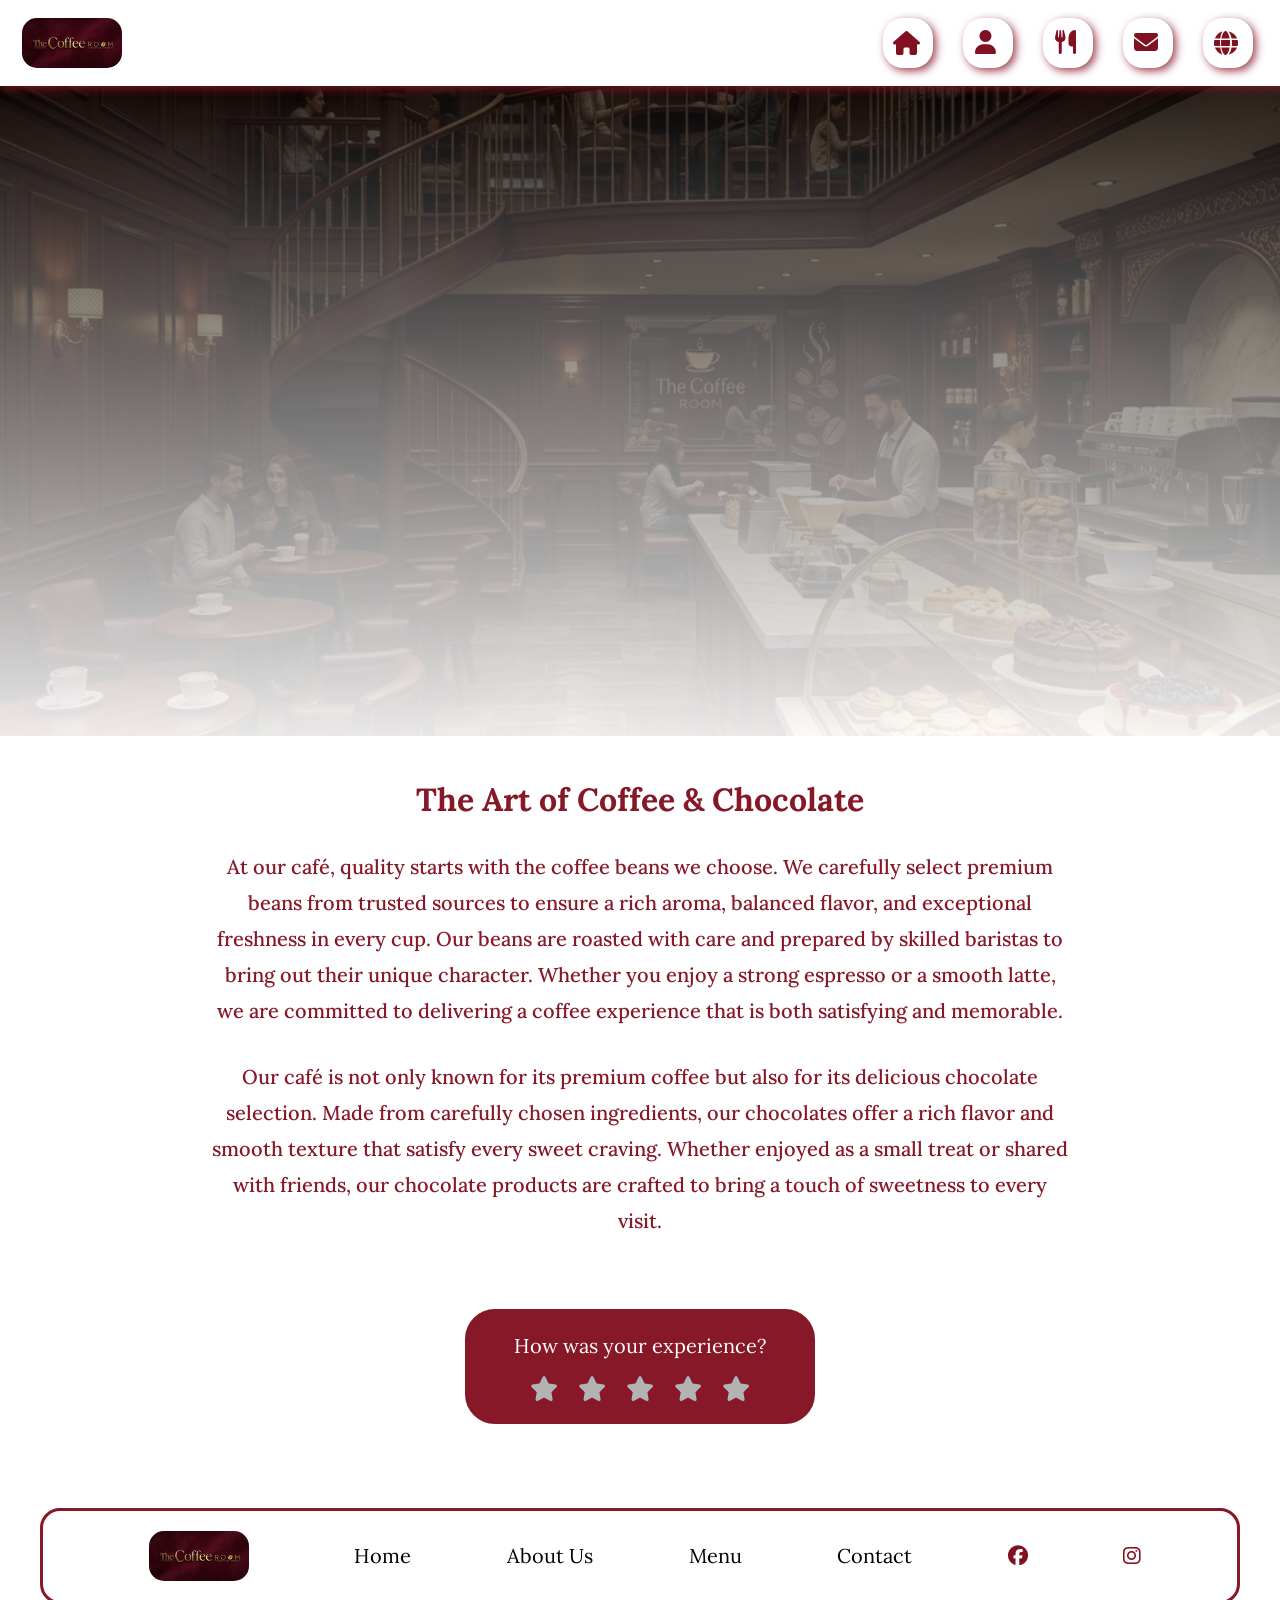
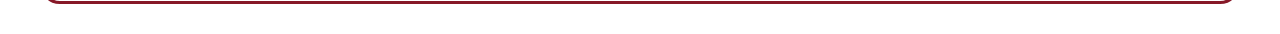
<file: index.html>
<!DOCTYPE html>
<html lang="en" dir="ltr">
<head>
    <meta charset="UTF-8">
  <meta name="viewport" content="width=device-width, initial-scale=1.0">
    <title>The Coffee Room</title>
    <link href="https://cdn.jsdelivr.net/npm/bootstrap@5.3.8/dist/css/bootstrap.min.css" rel="stylesheet" integrity="sha384-sRIl4kxILFvY47J16cr9ZwB07vP4J8+LH7qKQnuqkuIAvNWLzeN8tE5YBujZqJLB" crossorigin="anonymous">
    <link rel="stylesheet" href="assets/css/style.css">
    <link rel="stylesheet" href="https://cdnjs.cloudflare.com/ajax/libs/font-awesome/6.7.2/css/all.min.css">
    <link rel="preconnect" href="https://fonts.googleapis.com">
<link rel="preconnect" href="https://fonts.gstatic.com" crossorigin>
<link href="https://fonts.googleapis.com/css2?family=Lora:ital,wght@0,400..700;1,400..700&display=swap" rel="stylesheet">
</head>
<body id="#">
    <nav class="navbar navbar-expand-lg" >
  <div class="container-fluid" >
   <img src="assets/img/logo.jpg" alt="logo" class="logo">
   <button class="navbar-toggler" type="button" data-bs-toggle="collapse" data-bs-target="#navbarNavAltMarkup" aria-controls="navbarNavAltMarkup" aria-expanded="false" aria-label="Toggle navigation">
      <span class="navbar-toggler-icon"></span>
    </button>
    <div class="collapse navbar-collapse justify-content-end" id="navbarNavAltMarkup">
      <div class="navbar-nav">
        <a class="nav-link active" aria-current="page" href="index.html" target="_self"><i class="fa-solid fa-house fa-xl" style="color: #811120;"></i><span >Home</span></a>
        <a class="nav-link" href="about page.html"  target="_self"><i class="fa-solid fa-user fa-lg" style="color: #811120;"></i><span >About Us</span></a>
        <a class="nav-link" href="menu page.html" target="_self"><i class="fa-solid fa-utensils fa-lg" style="color:  #811120;"></i><span >Menu</span></a>
        <a class="nav-link" href="contact page.html"  target="_self"><i class="fa-solid fa-envelope fa-lg" style="color:  #811120;"></i><span >Contact</span></a>
          <a class="nav-link" href="index-ar.html" target="_self"><i class="fa-solid fa-globe" style="color: #811120;"></i><span >Arabic</span></a>
      </div>
    </div>
  </div>
</nav>
<div class="cafe">
<video autoplay muted loop playsinline>
    <source src="assets/img/فيديو_استعراض_الكافيه_والمشروبات_94d68c1a.mp4" type="video/mp4">
</video>
</div>
  <div class="row featurette">
      <h2 class="text-center heading">The Art of Coffee & Chocolate</h2>
      <p class="text-center paragraph">At our café, quality starts with the coffee beans we choose. We carefully select premium beans from trusted sources to ensure a rich aroma, balanced flavor, and exceptional freshness in every cup. Our beans are roasted with care and prepared by skilled baristas to bring out their unique character. Whether you enjoy a strong espresso or a smooth latte, we are committed to delivering a coffee experience that is both satisfying and memorable.</p>
      <p class="text-center paragraph">Our café is not only known for its premium coffee but also for its delicious chocolate selection. Made from carefully chosen ingredients, our chocolates offer a rich flavor and smooth texture that satisfy every sweet craving. Whether enjoyed as a small treat or shared with friends, our chocolate products are crafted to bring a touch of sweetness to every visit.</p>
    </div>
  </div>
    <div class="reviews">
    <p class="word">How was your experience?</p>
    <div class="stars">
    <i class="fa-solid fa-star" ></i>
    <i class="fa-solid fa-star" ></i>
    <i class="fa-solid fa-star"></i>
    <i class="fa-solid fa-star" ></i>
    <i class="fa-solid fa-star" ></i>
</div>
  </div> 
  <br>
  
  <footer class="container">
    <div class="style">
      <img src="assets/img/logo.jpg" alt="logo" class="logo">
     <a class="nav-link active footer " aria-current="page"  href="index.html" target="_self">Home</a>
        <a class="nav-link footer" href="about page.html"  target="_self">About Us</a>
        <a class="nav-link footer" href="menu page.html" target="_self">Menu</a>
        <a class="nav-link footer" href="contact page.html" target="_self">Contact</a>
        <a class="nav-link footer" href="#"><i class="fa-brands fa-facebook" style="color: #811120;"></i></a>
        <a class="nav-link footer" href="#"><i class="fa-brands fa-instagram" style="color: #811120;"></i></a>
      </div>
  </footer> 
  <button class="myBtn" onclick="topFunction()" id="myBtn" title="Go to top"><i class="fa-solid fa-chevron-up" ></i></button></a>
  <script src="https://cdn.jsdelivr.net/npm/bootstrap@5.3.3/dist/js/bootstrap.bundle.min.js"></script>
      <script src="assets/js/script.js" defer></script>
</body>
</html>
</file>
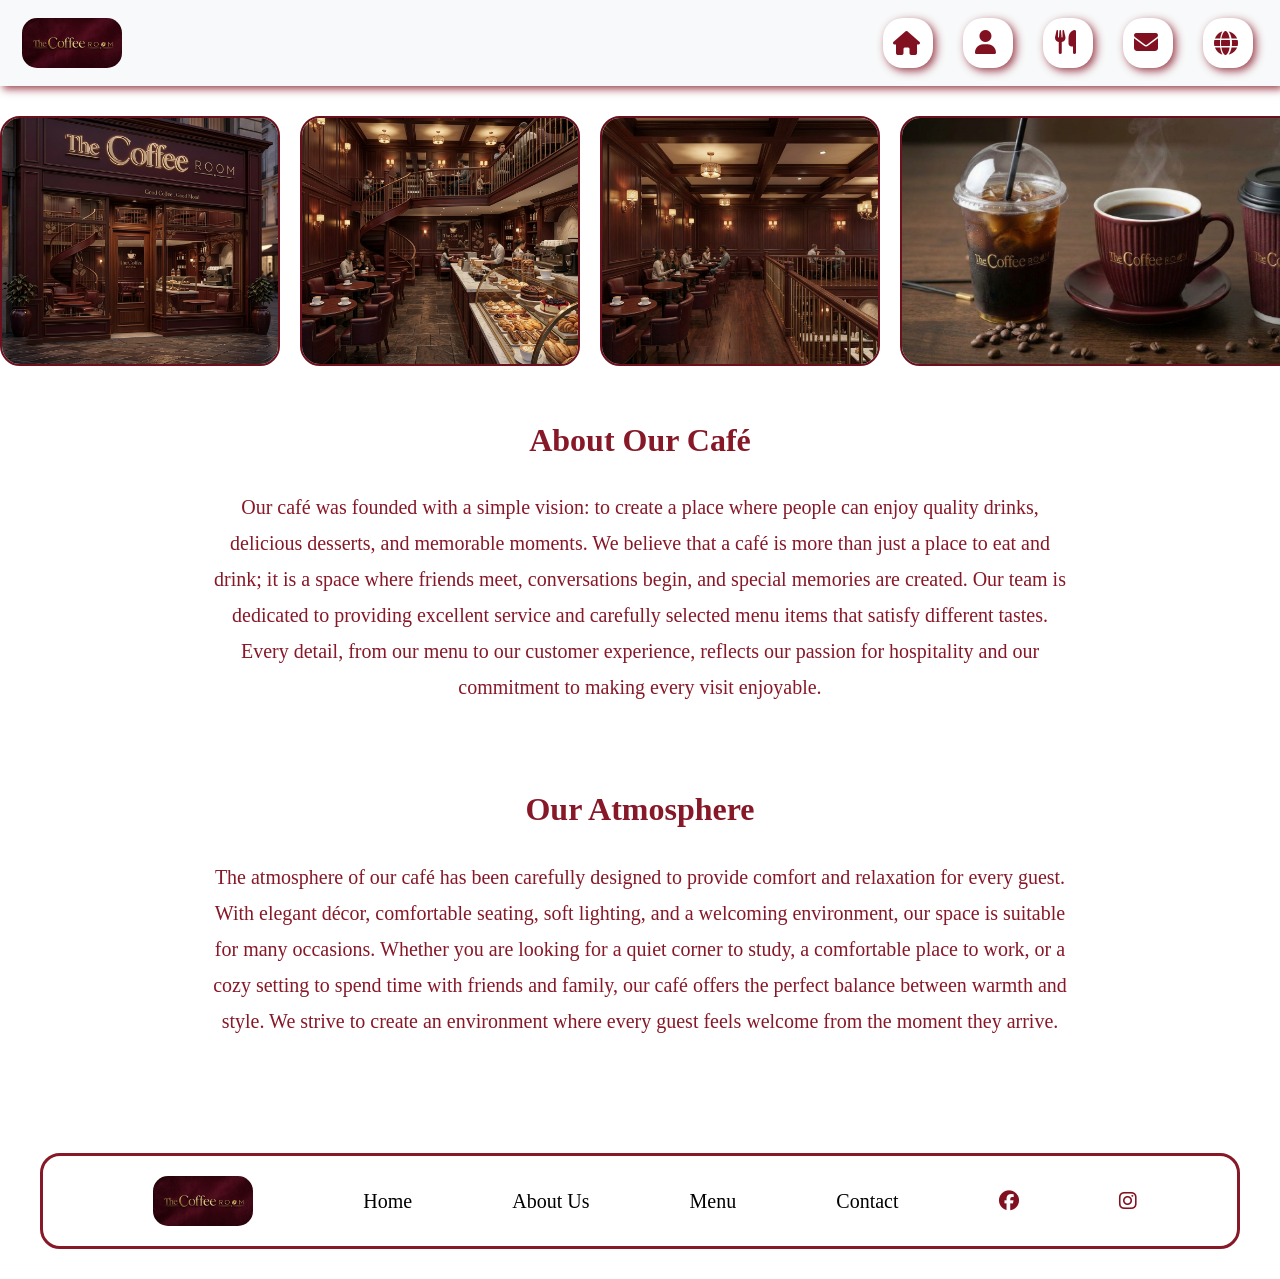
<file: about page.html>
<!DOCTYPE html>
<html lang="en" dir="ltr">
<head>
    <meta charset="UTF-8">
    <meta name="viewport" content="width=device-width, initial-scale=1.0">
    <title>The Coffee Room</title>
    <link href="https://cdn.jsdelivr.net/npm/bootstrap@5.3.8/dist/css/bootstrap.min.css" rel="stylesheet" integrity="sha384-sRIl4kxILFvY47J16cr9ZwB07vP4J8+LH7qKQnuqkuIAvNWLzeN8tE5YBujZqJLB" crossorigin="anonymous">
    <link rel="stylesheet" href="assets/css/style.css">
    <link rel="stylesheet" href="https://cdnjs.cloudflare.com/ajax/libs/font-awesome/6.7.2/css/all.min.css">
</head>
<body id="#">
        <nav class="navbar navbar-expand-lg bg-body-tertiary">
  <div class="container-fluid">
 <img src="assets/img/logo.jpg" alt="logo" class="logo">
  <button class="navbar-toggler" type="button" data-bs-toggle="collapse" data-bs-target="#navbarNavAltMarkup" aria-controls="navbarNavAltMarkup" aria-expanded="false" aria-label="Toggle navigation">
      <span class="navbar-toggler-icon"></span>
    </button>
    <div class="collapse navbar-collapse justify-content-end" id="navbarNavAltMarkup">
      <div class="navbar-nav">
         <a class="nav-link active" aria-current="page" href="index.html"target="_self"><i class="fa-solid fa-house fa-xl" style="color: #811120;"></i><span >Home</span></a>
        <a class="nav-link" href="about page.html"  target="_self"><i class="fa-solid fa-user fa-lg" style="color: #811120;"></i><span >About Us</span></a>
        <a class="nav-link" href="menu page.html" target="_self"><i class="fa-solid fa-utensils fa-lg" style="color:  #811120;"></i><span >Menu</span></a>
        <a class="nav-link" href="contact page.html"  target="_self"><i class="fa-solid fa-envelope fa-lg" style="color:  #811120;"></i><span>Contact</span></a>
          <a class="nav-link" href="about-ar.html"  target="_self"><i class="fa-solid fa-globe" style="color: #811120;"></i><span >Arabic</span></a>
      </div>
    </div>
  </div>
</nav>
<section class="about-gallery">
    <div class="image-track">
        <img src="assets/img/Front of the Café.jpg" alt="Coffee">
        <img src="assets/img/place 1.jpg" alt="Coffee">
        <img src="assets/img/place 2.jpg" alt="Coffee">
        <img src="assets/img/hot&icede drinks.jpg" alt="Coffee" class="wide-img">
        <img src="assets/img/menu book.jpg" alt="Coffee"  class="wide-img">
        <img src="assets/img/Front of the Café.jpg" alt="Coffee">
        <img src="assets/img/place 1.jpg" alt="Coffee">
        <img src="assets/img/place 2.jpg" alt="Coffee">
        <img src="assets/img/hot&icede drinks.jpg" alt="Coffee"  style="width: 500px;
    height: 250px;">
        <img src="assets/img/menu book.jpg" alt="Coffee"  style="width: 500px;
    height: 250px;">
    </div>
</section>
     <div class="row featurette">
      <h2 class="text-center heading">About Our Café</h2>
      <p class="text-center paragraph">Our café was founded with a simple vision: to create a place where people can enjoy quality drinks, delicious desserts, and memorable moments. We believe that a café is more than just a place to eat and drink; it is a space where friends meet, conversations begin, and special memories are created. Our team is dedicated to providing excellent service and carefully selected menu items that satisfy different tastes. Every detail, from our menu to our customer experience, reflects our passion for hospitality and our commitment to making every visit enjoyable.</p>
    </div>
  </div>
     <div class="row featurette">
      <h2 class="text-center heading">Our Atmosphere</h2>
      <p class="text-center paragraph">The atmosphere of our café has been carefully designed to provide comfort and relaxation for every guest. With elegant décor, comfortable seating, soft lighting, and a welcoming environment, our space is suitable for many occasions. Whether you are looking for a quiet corner to study, a comfortable place to work, or a cozy setting to spend time with friends and family, our café offers the perfect balance between warmth and style. We strive to create an environment where every guest feels welcome from the moment they arrive.</p>
    </div>
  </div>
  <br>
 
<footer class="container">
    <div class="style">
      <img src="assets/img/logo.jpg" alt="logo" class="logo">
     <a class="nav-link active footer " aria-current="page"  href="index.html" target="_self">Home</a>
        <a class="nav-link footer" href="about page.html"  target="_self">About Us</a>
        <a class="nav-link footer" href="menu page.html" target="_self">Menu</a>
        <a class="nav-link footer" href="contact page.html"  target="_self">Contact</a>
        <a class="nav-link footer" href="#"><i class="fa-brands fa-facebook" style="color: #811120;"></i></a>
        <a class="nav-link footer" href="#"><i class="fa-brands fa-instagram" style="color: #811120;"></i></a>
      </div>
  </footer>
   <button class="myBtn" onclick="topFunction()" id="myBtn" title="Go to top"><i class="fa-solid fa-chevron-up" ></i></button>
      <script src="https://cdn.jsdelivr.net/npm/bootstrap@5.3.3/dist/js/bootstrap.bundle.min.js"></script>
   <script src="assets/js/script.js"></script>

</body>
</html>
</file>
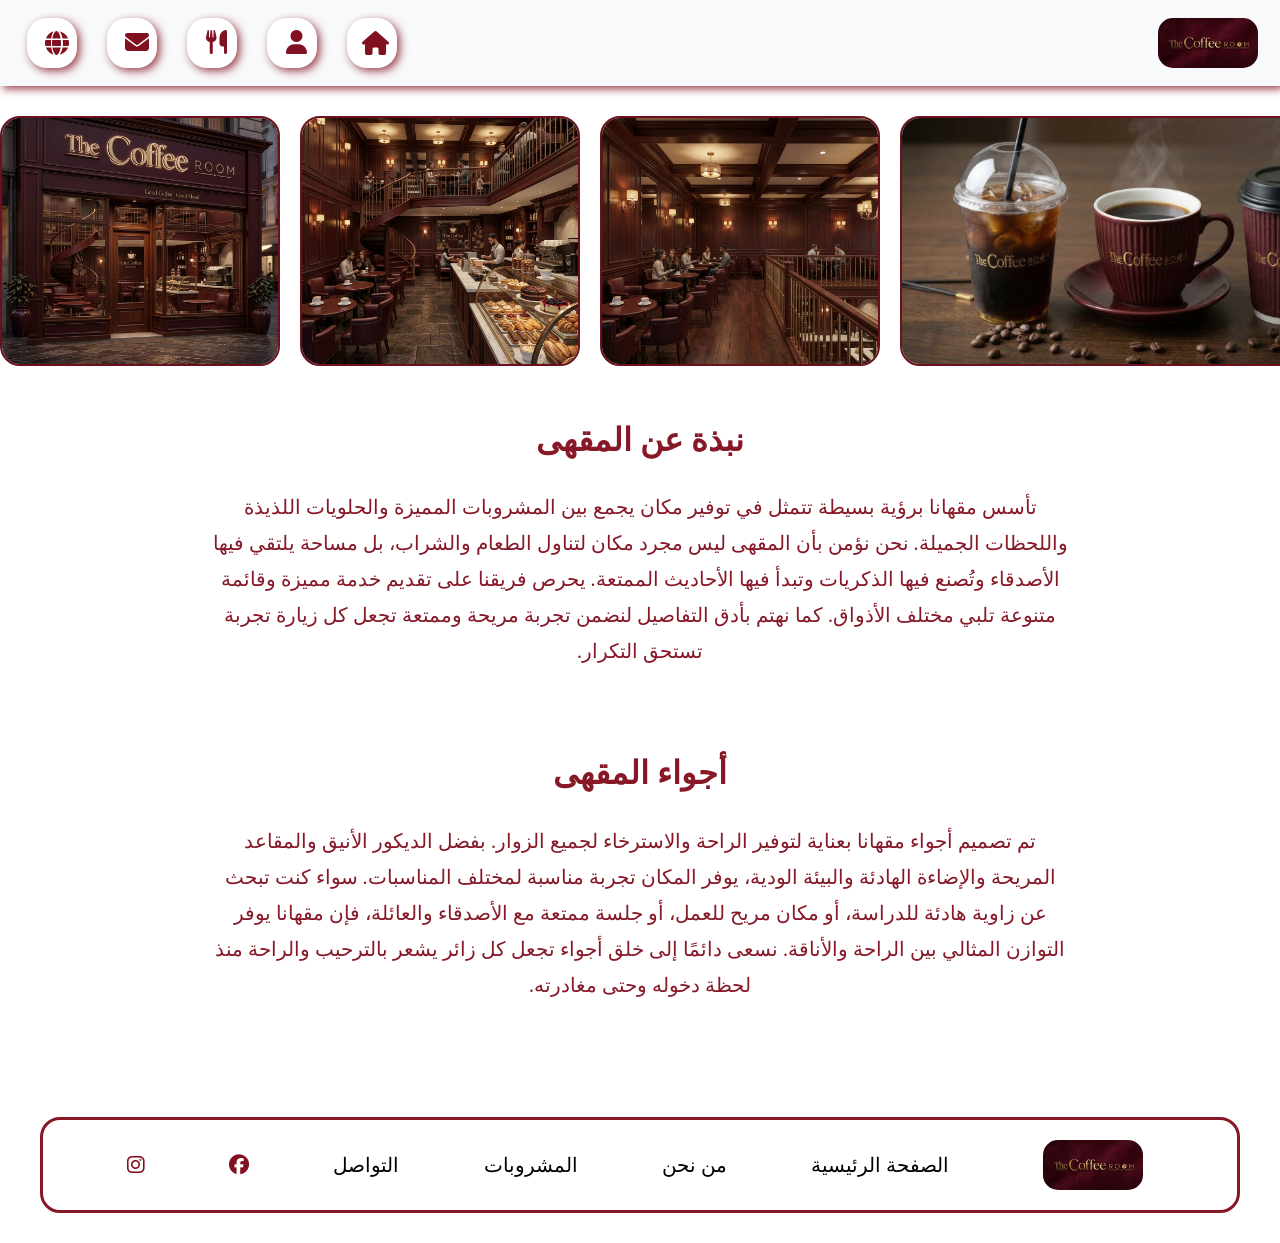
<file: about-ar.html>
<!DOCTYPE html>
<html lang="ar" dir="rtl">
<head>
    <meta charset="UTF-8">
    <meta name="viewport" content="width=device-width, initial-scale=1.0">
    <title>The Coffee Room</title>
    <link href="https://cdn.jsdelivr.net/npm/bootstrap@5.3.8/dist/css/bootstrap.min.css" rel="stylesheet" integrity="sha384-sRIl4kxILFvY47J16cr9ZwB07vP4J8+LH7qKQnuqkuIAvNWLzeN8tE5YBujZqJLB" crossorigin="anonymous">
    <link rel="stylesheet" href="assets/css/style.css">
    <link rel="stylesheet" href="https://cdnjs.cloudflare.com/ajax/libs/font-awesome/6.7.2/css/all.min.css">
</head>
<body id="#">
       <nav class="navbar navbar-expand-lg bg-body-tertiary">
  <div class="container-fluid">
  <img src="assets/img/logo.jpg" alt="logo" class="logo">
   <button class="navbar-toggler" type="button" data-bs-toggle="collapse" data-bs-target="#navbarNavAltMarkup" aria-controls="navbarNavAltMarkup" aria-expanded="false" aria-label="Toggle navigation">
      <span class="navbar-toggler-icon"></span>
    </button>
    <div class="collapse navbar-collapse justify-content-end" id="navbarNavAltMarkup">
      <div class="navbar-nav">
         <a class="nav-link active "  aria-current="page" href="index-ar.html"  target="_self"><i class="fa-solid fa-house fa-xl" style="color: #811120;"></i><span>الصفحة الرئيسية</span></a>
        <a class="nav-link" href="about-ar.html"  target="_self"><i class="fa-solid fa-user fa-lg" style="color: #811120;"></i><span  >من نحن</span></a>
        <a class="nav-link" href="menu-ar.html"  target="_self"><i class="fa-solid fa-utensils fa-lg" style="color: #811120;"></i><span >المشروبات</span></a>
        <a class="nav-link" href="contact-ar.html" target="_self"><i class="fa-solid fa-envelope fa-lg" style="color: #811120;"></i><span >التواصل</span></a>
         <a class="nav-link" href="about page.html"  target="_self"><i class="fa-solid fa-globe" style="color: #811120;"></i><span >English</span></a>
      </div>
    </div>
  </div>
</nav>
<section class="about-gallery">
    <div class="image-track">
        <img src="assets/img/Front of the Café.jpg" alt="Coffee">
        <img src="assets/img/place 1.jpg" alt="Coffee">
        <img src="assets/img/place 2.jpg" alt="Coffee">
        <img src="assets/img/hot&icede drinks.jpg" alt="Coffee" class="wide-img">
        <img src="assets/img/menu book.jpg" alt="Coffee"  class="wide-img">
        <img src="assets/img/Front of the Café.jpg" alt="Coffee">
        <img src="assets/img/place 1.jpg" alt="Coffee">
        <img src="assets/img/place 2.jpg" alt="Coffee">
        <img src="assets/img/hot&icede drinks.jpg" alt="Coffee"  style="width: 500px;
    height: 250px;">
        <img src="assets/img/menu book.jpg" alt="Coffee"  style="width: 500px;
    height: 250px;">
    </div>
</section>
     <div class="row featurette">
      <h2 class="text-center heading">نبذة عن المقهى</h2>
      <p class="text-center paragraph">تأسس مقهانا برؤية بسيطة تتمثل في توفير مكان يجمع بين المشروبات المميزة والحلويات اللذيذة واللحظات الجميلة. نحن نؤمن بأن المقهى ليس مجرد مكان لتناول الطعام والشراب، بل مساحة يلتقي فيها الأصدقاء وتُصنع فيها الذكريات وتبدأ فيها الأحاديث الممتعة. يحرص فريقنا على تقديم خدمة مميزة وقائمة متنوعة تلبي مختلف الأذواق. كما نهتم بأدق التفاصيل لنضمن تجربة مريحة وممتعة تجعل كل زيارة تجربة تستحق التكرار.</p>
  </div>
     <div class="row featurette">
      <h2 class="text-center heading">أجواء المقهى</h2>
      <p class="text-center paragraph">تم تصميم أجواء مقهانا بعناية لتوفير الراحة والاسترخاء لجميع الزوار. بفضل الديكور الأنيق والمقاعد المريحة والإضاءة الهادئة والبيئة الودية، يوفر المكان تجربة مناسبة لمختلف المناسبات. سواء كنت تبحث عن زاوية هادئة للدراسة، أو مكان مريح للعمل، أو جلسة ممتعة مع الأصدقاء والعائلة، فإن مقهانا يوفر التوازن المثالي بين الراحة والأناقة. نسعى دائمًا إلى خلق أجواء تجعل كل زائر يشعر بالترحيب والراحة منذ لحظة دخوله وحتى مغادرته.</p>
  </div>
  <br>
  
  <footer class="container ">
    <div class="style">
      <img src="assets/img/logo.jpg" alt="logo" class="logo">
     <a class="nav-link active footer " aria-current="page"  href="index-ar.html" target="_self">الصفحة  الرئيسية</a>
        <a class="nav-link footer" href="about-ar.html"  target="_self">من نحن</a>
        <a class="nav-link footer" href="menu-ar.html"target="_self">المشروبات</a>
        <a class="nav-link footer" href="contact-ar.html" target="_self">التواصل</a>
        <a class="nav-link footer" href="#"><i class="fa-brands fa-facebook" style="color: #811120;"></i></a>
        <a class="nav-link footer" href="#"><i class="fa-brands fa-instagram" style="color: #811120;"></i></a>
      </div>
  </footer>
  <button class="myBtn" onclick="topFunction()" id="myBtn" title="Go to top"><i class="fa-solid fa-chevron-up" ></i></button></a>
  <script src="https://cdn.jsdelivr.net/npm/bootstrap@5.3.3/dist/js/bootstrap.bundle.min.js"></script>
  <script src="assets/js/script.js"></script>
</body>
</html>
</file>
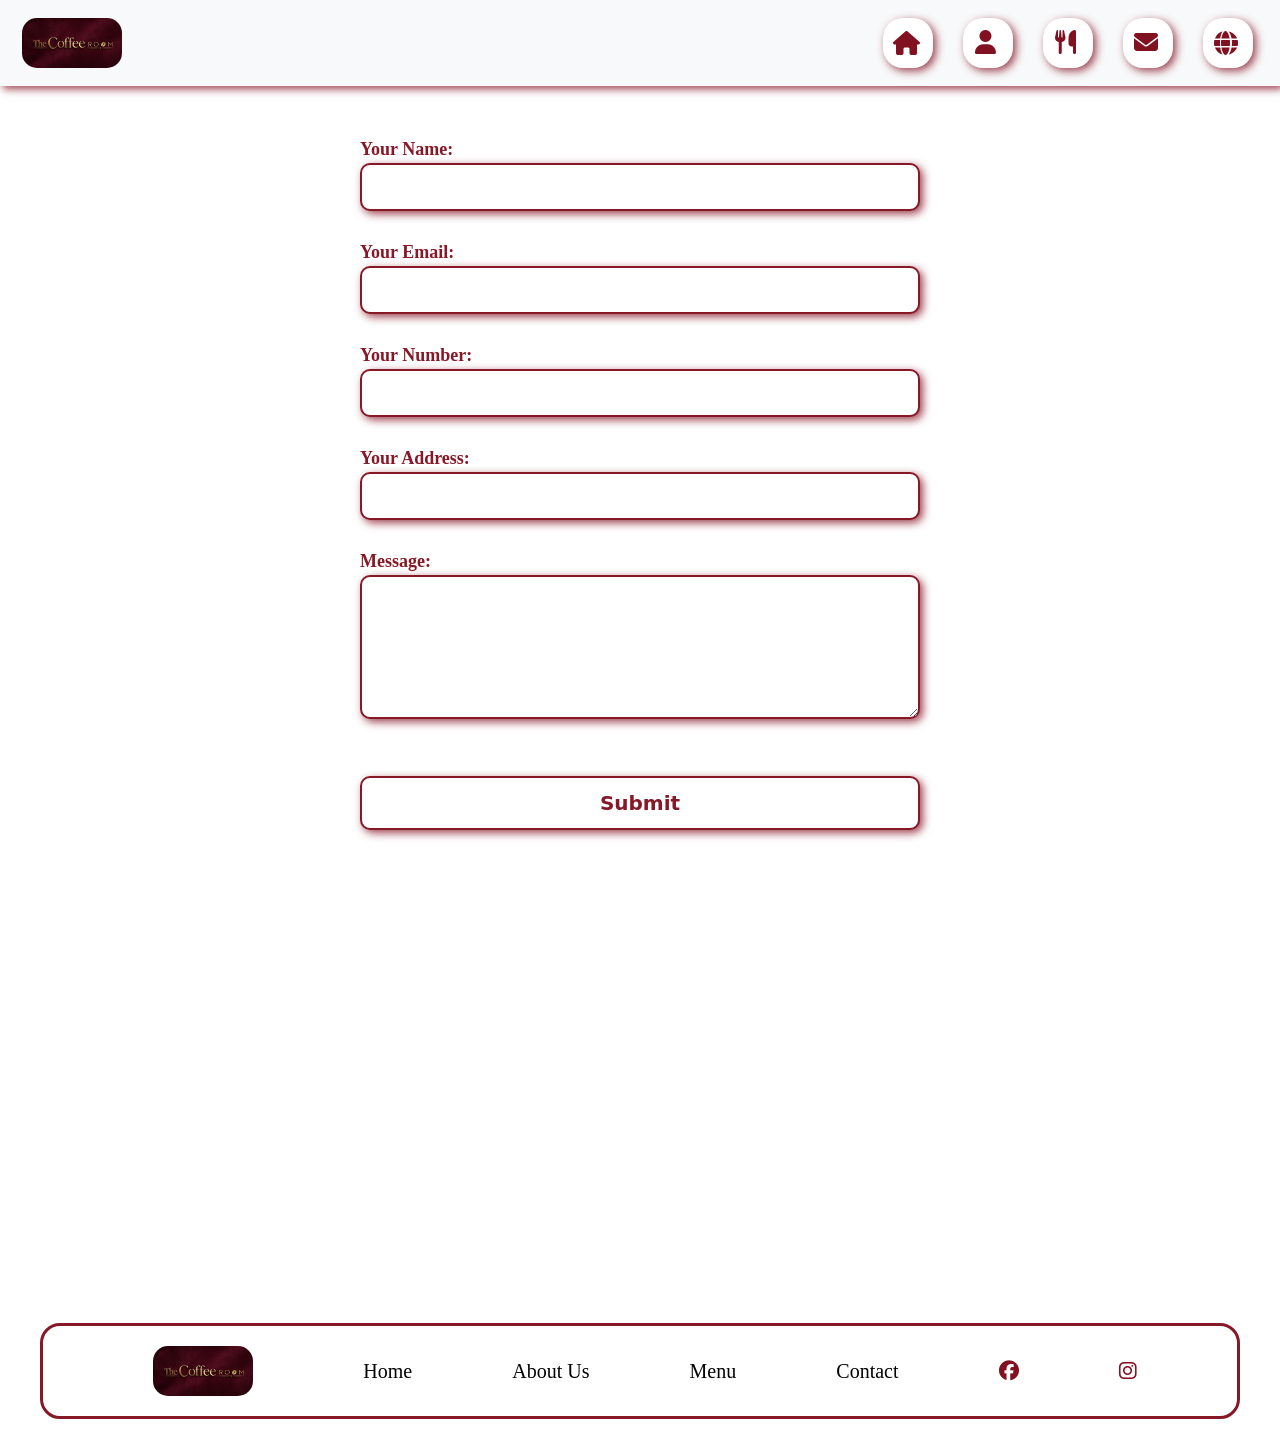
<file: contact page.html>
<!DOCTYPE html>
<html lang="en" dir="ltr">
<head>
    <meta charset="UTF-8">
    <meta name="viewport" content="width=device-width, initial-scale=1.0">
    <title>The Coffee Room</title>
    <link href="https://cdn.jsdelivr.net/npm/bootstrap@5.3.8/dist/css/bootstrap.min.css" rel="stylesheet" integrity="sha384-sRIl4kxILFvY47J16cr9ZwB07vP4J8+LH7qKQnuqkuIAvNWLzeN8tE5YBujZqJLB" crossorigin="anonymous">
    <link rel="stylesheet" href="assets/css/style.css">
    <link rel="stylesheet" href="https://cdnjs.cloudflare.com/ajax/libs/font-awesome/6.7.2/css/all.min.css">
</head>
<body id="#">
    <nav class="navbar navbar-expand-lg bg-body-tertiary">
  <div class="container-fluid">
  <img src="assets/img/logo.jpg" alt="logo" class="logo">
   <button class="navbar-toggler" type="button" data-bs-toggle="collapse" data-bs-target="#navbarNavAltMarkup" aria-controls="navbarNavAltMarkup" aria-expanded="false" aria-label="Toggle navigation">
      <span class="navbar-toggler-icon"></span>
    </button>
      <div class="collapse navbar-collapse justify-content-end" id="navbarNavAltMarkup">
      <div class="navbar-nav">
         <a class="nav-link active" aria-current="page" href="index.html" target="_self"><i class="fa-solid fa-house fa-xl" style="color: #811120;"></i><span >Home</span></a>
        <a class="nav-link" href="about page.html"  target="_self"><i class="fa-solid fa-user fa-lg" style="color: #811120;"></i><span >About Us</span></a>
        <a class="nav-link" href="menu page.html" target="_self"><i class="fa-solid fa-utensils fa-lg" style="color:  #811120;"></i><span >Menu</span></a>
        <a class="nav-link" href="contact page.html"  target="_self"><i class="fa-solid fa-envelope fa-lg" style="color:  #811120;"></i><span >Contact</span></a>
          <a class="nav-link" href="contact-ar.html"  target="_self"><i class="fa-solid fa-globe" style="color: #811120;"></i><span >Arabic</span></a>
      </div>
    </div>
  </div>
</nav>
<div class="contact" id="input">
<label> Your Name:</label>
<input type="text" name="name" class="name" required>
<span class="error-message"></span>
<span class="coract-massage"></span>
<label>Your Email:</label>
<input type="email"  name="email" class="email" required>
<span  class="error-message"></span>
<span class="coract-massage"></span>
<label>Your Number:</label>
<input type="tel"  name="number" class="number" required>
<span  class="error-message"></span>
<span class="coract-massage"></span>
<label>Your Address:</label>
<input type="text"  name="address" class="address" required>
<span  class="error-message"></span>
<span class="coract-massage"></span>
<label>Message:</label>
<textarea name="message"  class="message" rows="5" cols="40" required></textarea>
<span  class="error-message"></span>
<span class="coract-massage"></span>
<br>
<button value="Submit" class="submit">Submit</button>
<br>
<iframe src="https://www.google.com/maps/embed?pb=!1m10!1m8!1m3!1d737.9192851985406!2d28.990879687682913!3d41.03167938610195!3m2!1i1024!2i768!4f13.1!5e1!3m2!1sar!2str!4v1784396703362!5m2!1sar!2str" width="600" height="450" style="border:0;" allowfullscreen="" loading="lazy" referrerpolicy="strict-origin-when-cross-origin"></iframe>
</div>
<br>
<footer class="container">
    <div class="style">
      <img src="assets/img/logo.jpg" alt="logo" class="logo">
     <a class="nav-link active footer " aria-current="page"  href="index.html"target="_self">Home</a>
        <a class="nav-link footer" href="about page.html"  target="_self">About Us</a>
        <a class="nav-link footer" href="menu page.html" target="_self">Menu</a>
        <a class="nav-link footer" href="contact page.html" target="_self">Contact</a>
        <a class="nav-link footer" href="#"><i class="fa-brands fa-facebook" style="color: #811120;"></i></a>
        <a class="nav-link footer" href="#"><i class="fa-brands fa-instagram" style="color: #811120;"></i></a>
      </div>
  </footer>
   <button class="myBtn" onclick="topFunction()" id="myBtn" title="Go to top"><i class="fa-solid fa-chevron-up" ></i></button>
   <script src="https://code.jquery.com/jquery-3.7.1.min.js"></script>
  <script src="https://cdn.jsdelivr.net/npm/bootstrap@5.3.3/dist/js/bootstrap.bundle.min.js"></script>
   <script src="assets/js/script.js"></script>
</body>
</html>
</file>
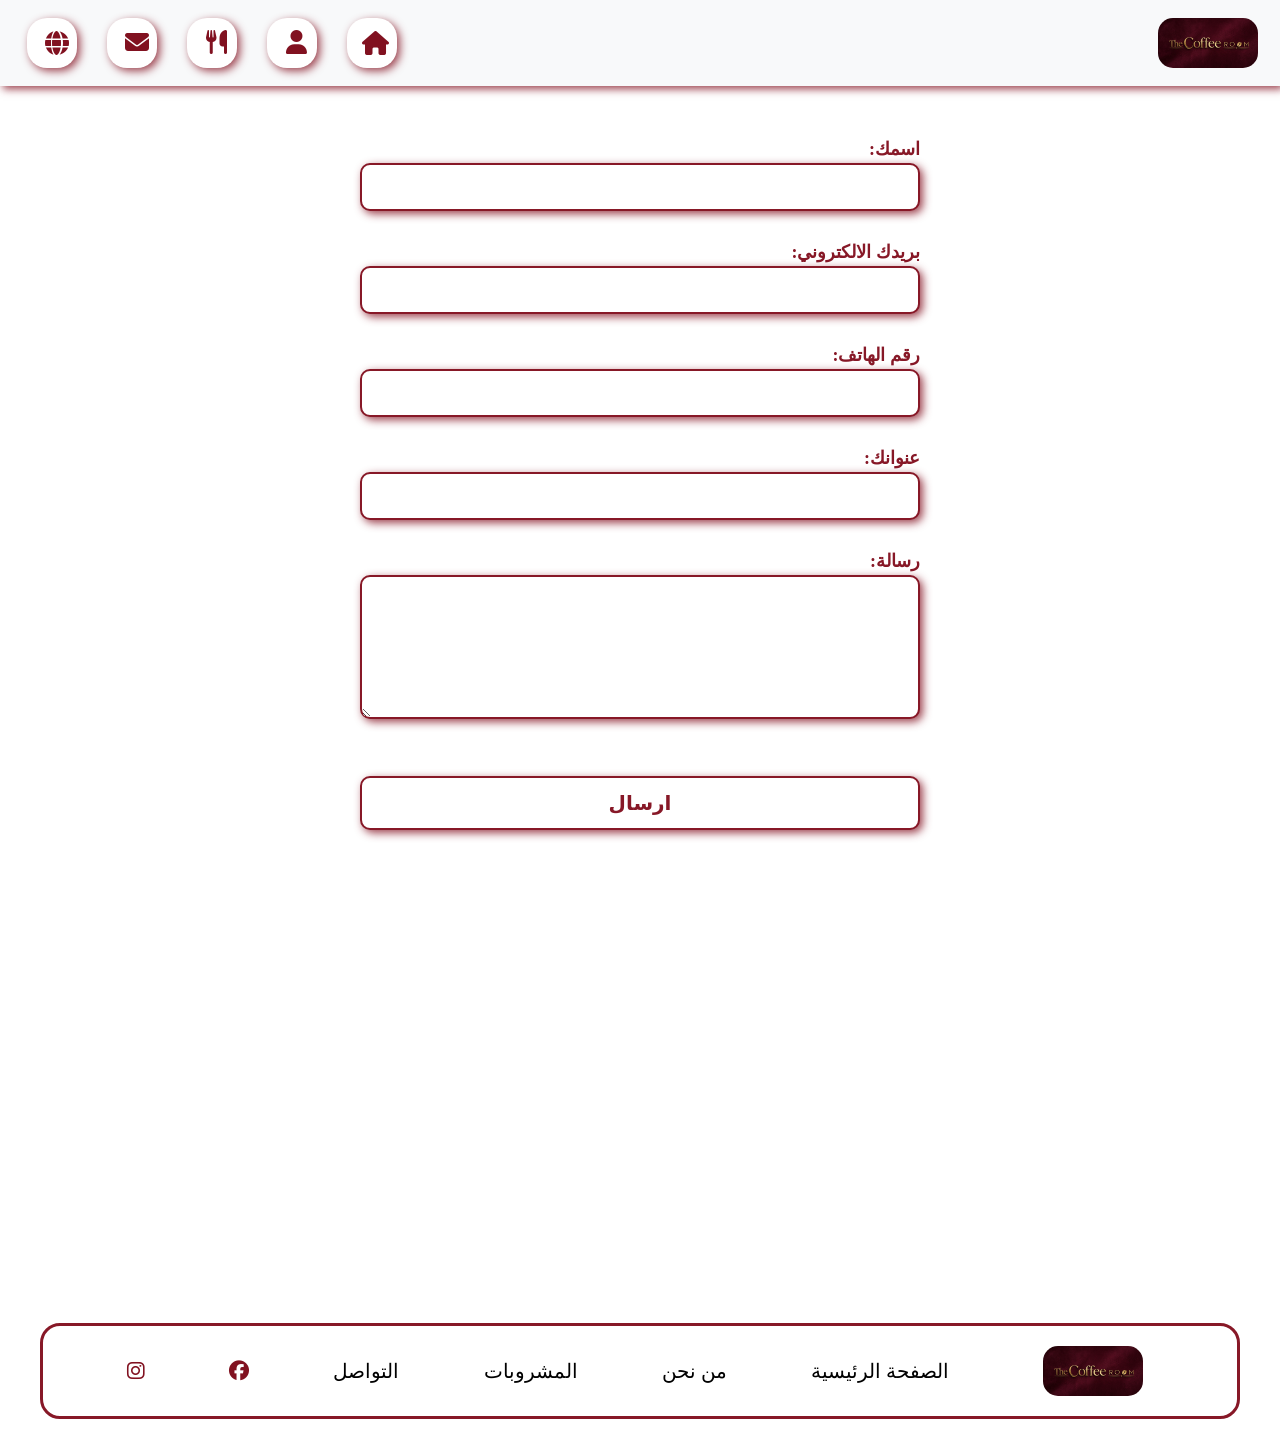
<file: contact-ar.html>
<!DOCTYPE html>
<html lang="ar" dir="rtl">
<head>
    <meta charset="UTF-8">
    <meta name="viewport" content="width=device-width, initial-scale=1.0">
    <title>The Coffee Room</title>
    <link href="https://cdn.jsdelivr.net/npm/bootstrap@5.3.8/dist/css/bootstrap.min.css" rel="stylesheet" integrity="sha384-sRIl4kxILFvY47J16cr9ZwB07vP4J8+LH7qKQnuqkuIAvNWLzeN8tE5YBujZqJLB" crossorigin="anonymous">
    <link rel="stylesheet" href="assets/css/style.css">
    <link rel="stylesheet" href="https://cdnjs.cloudflare.com/ajax/libs/font-awesome/6.7.2/css/all.min.css">
</head>
<body id="#">
    <nav class="navbar navbar-expand-lg bg-body-tertiary">
  <div class="container-fluid">
   <img src="assets/img/logo.jpg" alt="logo" class="logo">
    <button class="navbar-toggler" type="button" data-bs-toggle="collapse" data-bs-target="#navbarNavAltMarkup" aria-controls="navbarNavAltMarkup" aria-expanded="false" aria-label="Toggle navigation">
      <span class="navbar-toggler-icon"></span>
    </button>
      <div class="collapse navbar-collapse justify-content-end" id="navbarNavAltMarkup">
      <div class="navbar-nav">
      <a class="nav-link active "  aria-current="page" href="index-ar.html"  target="_self"><i class="fa-solid fa-house fa-xl" style="color: #811120;"></i><span>الصفحة الرئيسية</span></a>
        <a class="nav-link" href="about-ar.html"  target="_self"><i class="fa-solid fa-user fa-lg" style="color: #811120;"></i><span  >من نحن</span></a>
        <a class="nav-link" href="menu-ar.html"  target="_self"><i class="fa-solid fa-utensils fa-lg" style="color: #811120;"></i><span >المشروبات</span></a>
        <a class="nav-link" href="contact-ar.html" target="_self"><i class="fa-solid fa-envelope fa-lg" style="color: #811120;"></i><span  >التواصل</span></a>
         <a class="nav-link" href="contact page.html"  target="_self"><i class="fa-solid fa-globe" style="color: #811120;"></i><span  >English</span></a>
      </div>
    </div>
  </div>
</nav>
<div class="contact">
<label> اسمك:</label>
<input type="text" name="name" class="name" required>
<span  class="error-message"></span>
<span class="coract-massage"></span>
<label>بريدك الالكتروني:</label>
<input type="email"  name="email" class="email" required>
<span  class="error-message"></span>
<span class="coract-massage"></span>
<label>رقم الهاتف:</label>
<input type="tel"  name="number" class="number" required>
<span  class="error-message"></span>
<span class="coract-massage"></span>
<label>عنوانك:</label>
<input type="text"  name="address" class="address" required>
<span  class="error-message"></span>
<span class="coract-massage"></span>
<label>رسالة:</label>
<textarea name="message"  class="message" rows="5" cols="40" required></textarea>
<span  class="error-message"></span>
<span class="coract-massage"></span>
<br>
<button value="Submit" class="submit">ارسال</button>
<br>
<iframe src="https://www.google.com/maps/embed?pb=!1m10!1m8!1m3!1d737.9192851985406!2d28.990879687682913!3d41.03167938610195!3m2!1i1024!2i768!4f13.1!5e1!3m2!1sar!2str!4v1784396703362!5m2!1sar!2str" width="600" height="450" style="border:0;" allowfullscreen="" loading="lazy" referrerpolicy="strict-origin-when-cross-origin"></iframe>
</div>
<br>

<footer class="container">
    <div class="style">
      <img src="assets/img/logo.jpg" alt="logo" class="logo">
     <a class="nav-link active footer " aria-current="page"  href="index-ar.html" target="_self">الصفحة الرئيسية</a>
        <a class="nav-link footer" href="about-ar.html"  target="_self">من نحن</a>
        <a class="nav-link footer" href="menu-ar.html" target="_self">المشروبات</a>
        <a class="nav-link footer" href="contact-ar.html"  target="_self">التواصل</a>
        <a class="nav-link footer" href="#"><i class="fa-brands fa-facebook" style="color: #811120;"></i></a>
        <a class="nav-link footer" href="#"><i class="fa-brands fa-instagram" style="color: #811120;"></i></a>
      </div>
  </footer>
  <button class="myBtn" onclick="topFunction()" id="myBtn" title="Go to top"><i class="fa-solid fa-chevron-up" ></i></button>
   <script src="https://code.jquery.com/jquery-3.7.1.min.js"></script>
  <script src="https://cdn.jsdelivr.net/npm/bootstrap@5.3.3/dist/js/bootstrap.bundle.min.js"></script>
   <script src="assets/js/script.js"></script>
</body>
</html>
</file>
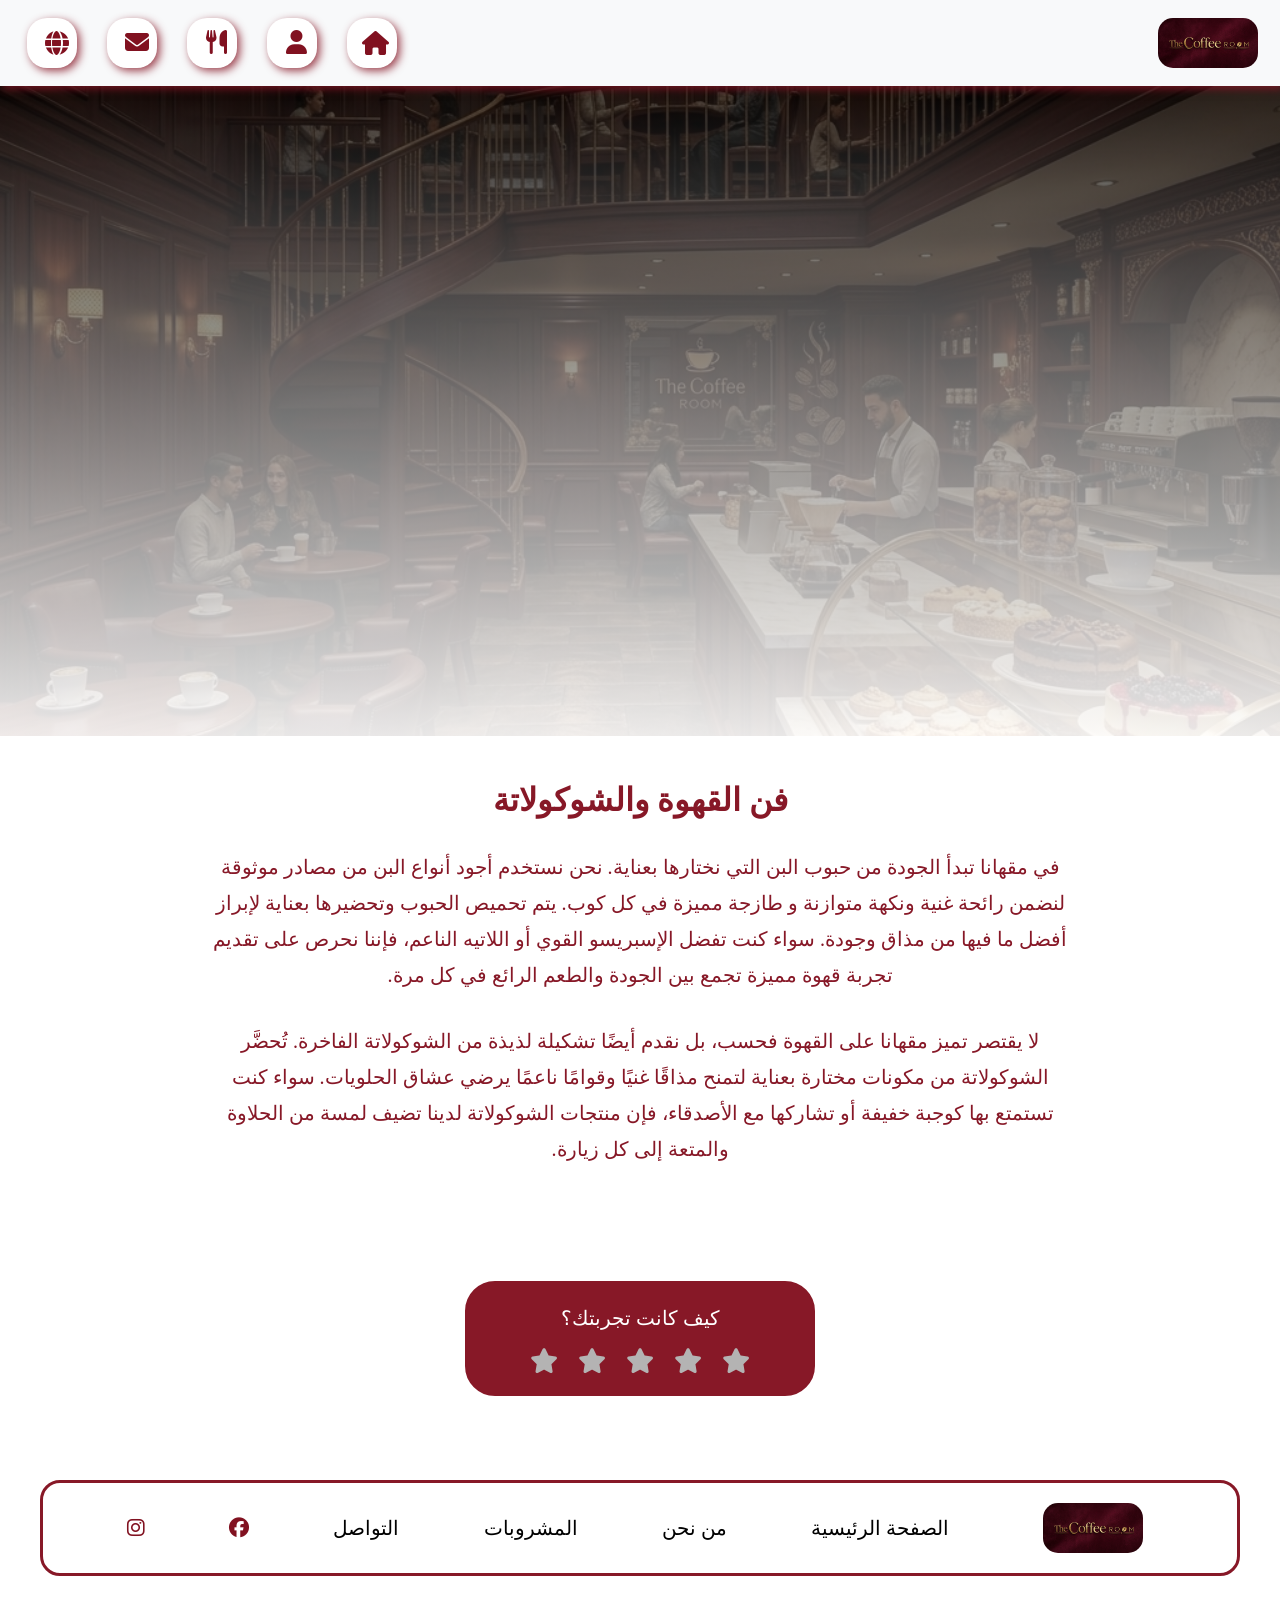
<file: index-ar.html>
<!DOCTYPE html>
<html lang="ar" dir="rtl">
<head>
    <meta charset="UTF-8">
    <meta name="viewport" content="width=device-width, initial-scale=1.0">
    <title>The Coffee Room</title>
    <link href="https://cdn.jsdelivr.net/npm/bootstrap@5.3.8/dist/css/bootstrap.min.css" rel="stylesheet" integrity="sha384-sRIl4kxILFvY47J16cr9ZwB07vP4J8+LH7qKQnuqkuIAvNWLzeN8tE5YBujZqJLB" crossorigin="anonymous">
    <link rel="stylesheet" href="assets/css/style.css">
    <link rel="stylesheet" href="https://cdnjs.cloudflare.com/ajax/libs/font-awesome/6.7.2/css/all.min.css">
</head>
<body id="#">
    <nav class="navbar navbar-expand-lg bg-body-tertiary">
  <div class="container-fluid">
<img src="assets/img/logo.jpg" alt="logo" class="logo">
 <button class="navbar-toggler" type="button" data-bs-toggle="collapse" data-bs-target="#navbarNavAltMarkup" aria-controls="navbarNavAltMarkup" aria-expanded="false" aria-label="Toggle navigation">
      <span class="navbar-toggler-icon"></span>
    </button>
    <div class="collapse navbar-collapse justify-content-end" id="navbarNavAltMarkup">
      <div class="navbar-nav">
        <a class="nav-link active "  aria-current="page" href="index-ar.html" target="_self"><i class="fa-solid fa-house fa-xl" style="color: #811120;"></i><span>الصفحة الرئيسية</span></a>
        <a class="nav-link" href="about-ar.html" target="_self"><i class="fa-solid fa-user fa-lg" style="color: #811120;"></i><span  >من نحن</span></a>
        <a class="nav-link" href="menu-ar.html" target="_self"><i class="fa-solid fa-utensils fa-lg" style="color: #811120;"></i><span >المشروبات</span></a>
        <a class="nav-link" href="contact-ar.html" target="_self"><i class="fa-solid fa-envelope fa-lg" style="color: #811120;"></i><span >التواصل</span></a>
         <a class="nav-link" href="index.html" target="_self"><i class="fa-solid fa-globe" style="color: #811120;"></i><span  >English</span></a>
      </div>
    </div>
  </div>
</nav>
<div class="cafe">
<video autoplay muted loop playsinline>
    <source src="assets/img/فيديو_استعراض_الكافيه_والمشروبات_94d68c1a.mp4" type="video/mp4">
</video>
</div>
  <div class="row featurette">
      <h2 class="text-center heading">فن القهوة والشوكولاتة</h2>
      <p class="text-center paragraph">في مقهانا تبدأ الجودة من حبوب البن التي نختارها بعناية. نحن نستخدم أجود أنواع البن من مصادر موثوقة لنضمن رائحة غنية ونكهة متوازنة و طازجة مميزة في كل كوب. يتم تحميص الحبوب وتحضيرها بعناية لإبراز أفضل ما فيها من مذاق وجودة. سواء كنت تفضل الإسبريسو القوي أو اللاتيه الناعم، فإننا نحرص على تقديم تجربة قهوة مميزة تجمع بين الجودة والطعم الرائع في كل مرة.</p>
      <p class="text-center paragraph">لا يقتصر تميز مقهانا على القهوة فحسب، بل نقدم أيضًا تشكيلة لذيذة من الشوكولاتة الفاخرة. تُحضَّر الشوكولاتة من مكونات مختارة بعناية لتمنح مذاقًا غنيًا وقوامًا ناعمًا يرضي عشاق الحلويات. سواء كنت تستمتع بها كوجبة خفيفة أو تشاركها مع الأصدقاء، فإن منتجات الشوكولاتة لدينا تضيف لمسة من الحلاوة والمتعة إلى كل زيارة.</p>
  </div>
  <br>
   <div class="reviews">
    <p class="word">كيف كانت تجربتك؟</p>
    <div class="stars">
    <i class="fa-solid fa-star" ></i>
    <i class="fa-solid fa-star" ></i>
    <i class="fa-solid fa-star"></i>
    <i class="fa-solid fa-star" ></i>
    <i class="fa-solid fa-star" ></i>
</div>
  </div> 
  <br>
<footer class="container">
    <div class="style">
      <img src="assets/img/logo.jpg" alt="logo" class="logo">
     <a class="nav-link active footer " aria-current="page"  href="index-ar.html" target="_self">الصفحة الرئيسية</a>
        <a class="nav-link footer" href="about-ar.html"  target="_self">من نحن </a>
        <a class="nav-link footer" href="menu-ar.html" target="_self">المشروبات</a>
        <a class="nav-link footer" href="contact-ar.html"  target="_self">التواصل</a>
        <a class="nav-link footer" href="#"><i class="fa-brands fa-facebook" style="color: #811120;"></i></a>
        <a class="nav-link footer" href="#"><i class="fa-brands fa-instagram" style="color: #811120;"></i></a>
      </div>
  </footer>
  <button class="myBtn" onclick="topFunction()" id="myBtn" title="Go to top"><i class="fa-solid fa-chevron-up" ></i></button></a>
    <script src="https://cdn.jsdelivr.net/npm/bootstrap@5.3.3/dist/js/bootstrap.bundle.min.js"></script>    
  <script src="assets/js/script.js"></script>
</body>
</html>
</file>
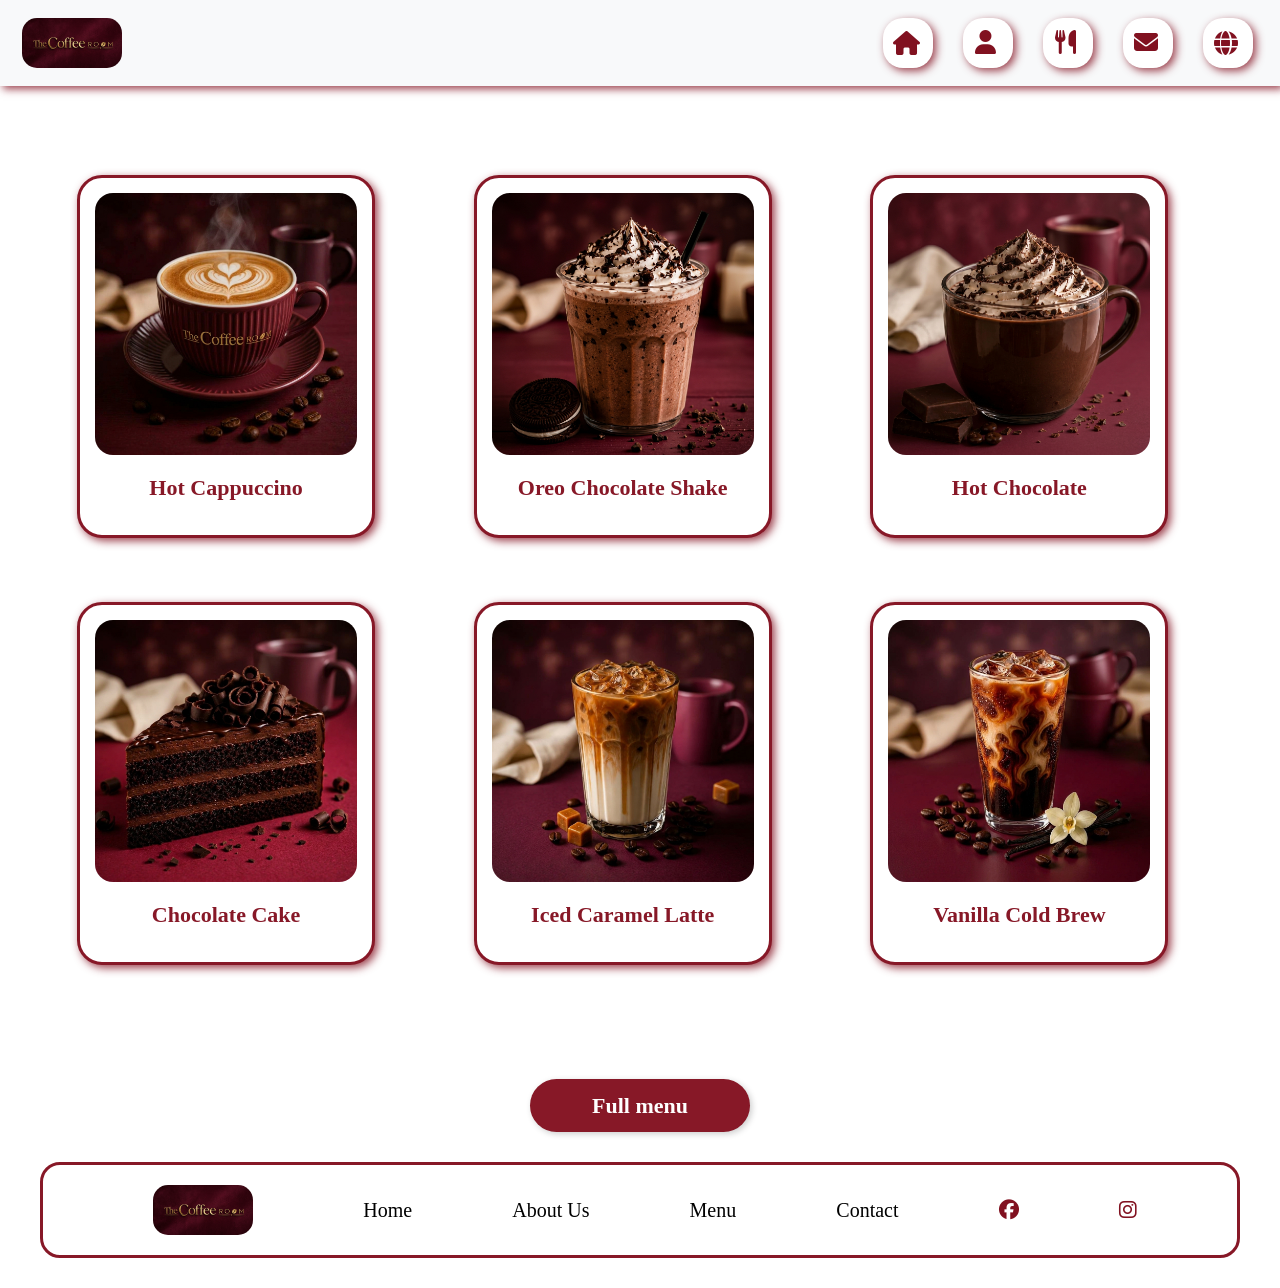
<file: menu page.html>
<!DOCTYPE html>
<html lang="en" dir="ltr">
<head>
    <meta charset="UTF-8">
    <meta name="viewport" content="width=device-width, initial-scale=1.0">
    <title>The Coffee Room</title>
<link href="https://cdn.jsdelivr.net/npm/bootstrap@5.3.3/dist/css/bootstrap.min.css" rel="stylesheet">    
<link rel="stylesheet" href="assets/css/style.css">
    <link rel="stylesheet" href="https://cdnjs.cloudflare.com/ajax/libs/font-awesome/6.7.2/css/all.min.css">
    
</head>
<body id="#">
    <nav class="navbar navbar-expand-lg bg-body-tertiary">
  <div class="container-fluid">
<img src="assets/img/logo.jpg" alt="logo" class="logo">
 <button class="navbar-toggler" type="button" data-bs-toggle="collapse" data-bs-target="#navbarNavAltMarkup" aria-controls="navbarNavAltMarkup" aria-expanded="false" aria-label="Toggle navigation">
      <span class="navbar-toggler-icon"></span>
    </button>
    <div class="collapse navbar-collapse justify-content-end" id="navbarNavAltMarkup">
      <div class="navbar-nav">
         <a class="nav-link active" aria-current="page" href="index.html" target="_self"><i class="fa-solid fa-house fa-xl" style="color: #811120;"></i><span>Home</span></a>
        <a class="nav-link" href="about page.html"  target="_self"><i class="fa-solid fa-user fa-lg" style="color: #811120;"></i><span>About Us</span></a>
        <a class="nav-link" href="menu page.html" target="_self"><i class="fa-solid fa-utensils fa-lg" style="color:  #811120;"></i><span >Menu</span></a>
        <a class="nav-link" href="contact page.html"  target="_self"><i class="fa-solid fa-envelope fa-lg" style="color:  #811120;"></i><span >Contact</span></a>
          <a class="nav-link" href="menu-ar.html"  target="_self"><i class="fa-solid fa-globe" style="color: #811120;"></i><span>Arabic</span></a>
      </div>
    </div>
  </div>
</nav>
<div class="row row-cols-1 row-cols-md-3 g-4" >
  <div class="col">
    <div class="card">
       <img src="assets/img/latte.jpg" class="card-img-top" alt="cappuccino">
      <div class="card-body">
        <p class="card-text">Hot Cappuccino</p>
      </div>
    </div>
  </div>
  <div class="col">
    <div class="card">
      <img src="assets/img/icede oreo.jpg" class="card-img-top" alt="oreo"> 
      <div class="card-body">
        <p class="card-text">Oreo Chocolate Shake</p>
      </div>
    </div>
  </div>
  <div class="col">
    <div class="card">
<img src="assets/img/hot choclate.jpg" class="card-img-top" alt="hot chocolate">      
<div class="card-body">    
        <p class="card-text">Hot Chocolate</p>
      </div>
    </div>
  </div>
  <div class="col">
    <div class="card">
  <img src="assets/img/cake.jpg" class="card-img-top" alt="chocolate cake">      
  <div class="card-body">     
        <p class="card-text">Chocolate Cake</p>
      </div>
    </div>
  </div>
    <div class="col">
    <div class="card">
  <img src="assets/img/icede caramel.jpg" class="card-img-top" alt="caramel latte">
      <div class="card-body">     
        <p class="card-text">Iced Caramel Latte</p>
      </div>
    </div>
  </div>
    <div class="col">
    <div class="card">
  <img src="assets/img/iceed coffee.jpg" class="card-img-top" alt=" cold brew">
      <div class="card-body">
        <p class="card-text">Vanilla Cold Brew</p>
      </div>
    </div>
  </div>
</div>
<br>
<button id="jquery-btn">Full menu</button>
<div id="menu">
<img src="assets/img/menu.jpg" class="menu" alt="menu" >
</div>

<footer class="container">
    <div class="style">
      <img src="assets/img/logo.jpg" alt="logo" class="logo">
     <a class="nav-link active footer " aria-current="page"  href="index.html" target="_self">Home</a>
        <a class="nav-link footer" href="about page.html"  target="_self">About Us</a>
        <a class="nav-link footer" href="menu page.html" target="_self">Menu</a>
        <a class="nav-link footer" href="contact page.html"  target="_self">Contact</a>
        <a class="nav-link footer" href="#"><i class="fa-brands fa-facebook" style="color: #811120;"></i></a>
        <a class="nav-link footer" href="#"><i class="fa-brands fa-instagram" style="color: #811120;"></i></a>
      </div>
  </footer>
     <button class="myBtn" onclick="topFunction()" id="myBtn" title="Go to top"><i class="fa-solid fa-chevron-up" ></i></button>
     <script src="https://ajax.googleapis.com/ajax/libs/jquery/3.7.1/jquery.min.js"></script>
       <script src="https://cdn.jsdelivr.net/npm/bootstrap@5.3.3/dist/js/bootstrap.bundle.min.js"></script> 
     <script src="assets/js/script.js"></script>
</body>
</html>
</file>
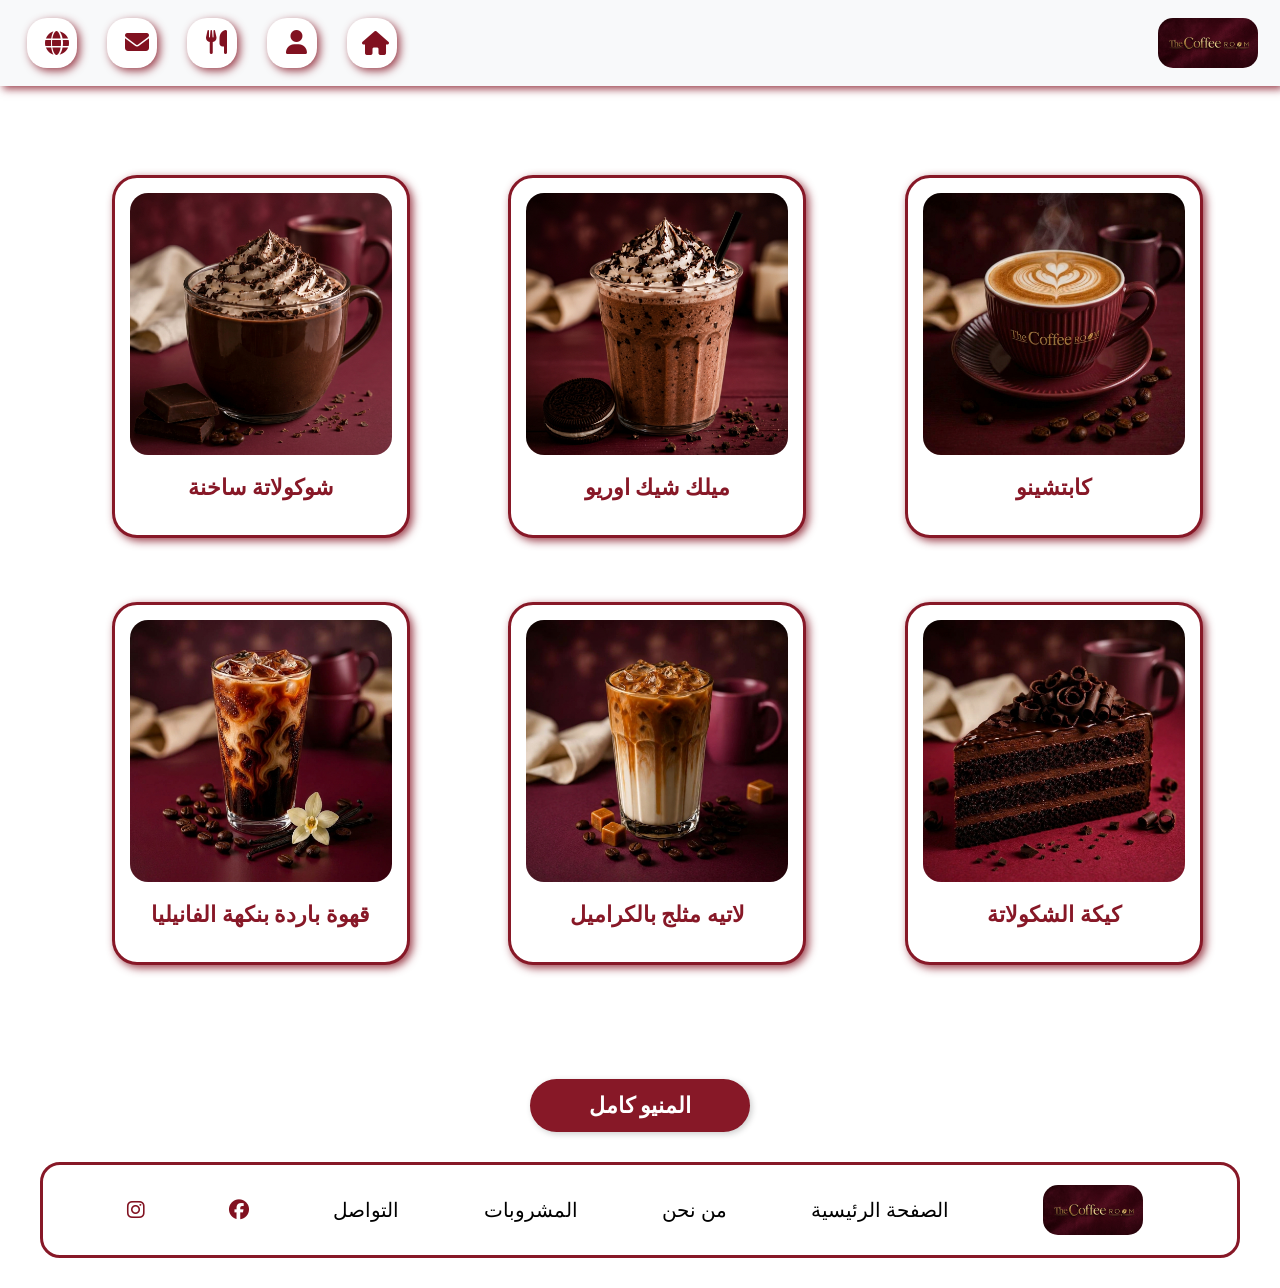
<file: menu-ar.html>
<!DOCTYPE html>
<html lang="ar" dir="rtl">
<head>
    <meta charset="UTF-8">
    <meta name="viewport" content="width=device-width, initial-scale=1.0">
    <title>The Coffee Room</title>
    <link href="https://cdn.jsdelivr.net/npm/bootstrap@5.3.8/dist/css/bootstrap.min.css" rel="stylesheet" integrity="sha384-sRIl4kxILFvY47J16cr9ZwB07vP4J8+LH7qKQnuqkuIAvNWLzeN8tE5YBujZqJLB" crossorigin="anonymous">
    <link rel="stylesheet" href="assets/css/style.css">
    <link rel="stylesheet" href="https://cdnjs.cloudflare.com/ajax/libs/font-awesome/6.7.2/css/all.min.css">
</head>
<body id="#">
    <nav class="navbar navbar-expand-lg bg-body-tertiary">
  <div class="container-fluid">
 <img src="assets/img/logo.jpg" alt="logo" class="logo">
  <button class="navbar-toggler" type="button" data-bs-toggle="collapse" data-bs-target="#navbarNavAltMarkup" aria-controls="navbarNavAltMarkup" aria-expanded="false" aria-label="Toggle navigation">
      <span class="navbar-toggler-icon"></span>
    </button>
    <div class="collapse navbar-collapse justify-content-end" id="navbarNavAltMarkup">
      <div class="navbar-nav">
       <a class="nav-link active "  aria-current="page" href="index-ar.html"  target="_self"><i class="fa-solid fa-house fa-xl" style="color: #811120;"></i><span>الصفحة الرئيسية</span></a>
        <a class="nav-link" href="about-ar.html" target="_self"><i class="fa-solid fa-user fa-lg" style="color: #811120;"></i><span >من نحن</span></a>
        <a class="nav-link" href="menu-ar.html" target="_self"><i class="fa-solid fa-utensils fa-lg" style="color: #811120;"></i><span >المشروبات</span></a>
        <a class="nav-link" href="contact-ar.html"  target="_self"><i class="fa-solid fa-envelope fa-lg" style="color: #811120;"></i><span >التواصل</span></a>
         <a class="nav-link" href="menu page.html"  target="_self"><i class="fa-solid fa-globe" style="color: #811120;"></i><span  >English</span></a>
      </div>
    </div>
  </div>
</nav>
<div class="row row-cols-1 row-cols-md-3 g-4">
  <div class="col">
    <div class="card">
       <img src="assets/img/latte.jpg" class="card-img-top" alt="cappuccino">
      <div class="card-body">
        <p class="card-text">كابتشينو</p>
      </div>
    </div>
  </div>
  <div class="col">
    <div class="card">
      <img src="assets/img/icede oreo.jpg" class="card-img-top" alt="oreo"> 
      <div class="card-body">
        <p class="card-text">ميلك شيك اوريو</p>
      </div>
    </div>
  </div>
  <div class="col">
    <div class="card">
<img src="assets/img/hot choclate.jpg" class="card-img-top" alt="hot chocolate">      
<div class="card-body">    
        <p class="card-text">شوكولاتة ساخنة</p>
      </div>
    </div>
  </div>
  <div class="col">
    <div class="card">
  <img src="assets/img/cake.jpg" class="card-img-top" alt="chocolate cake">      
  <div class="card-body">     
        <p class="card-text">كيكة الشكولاتة</p>
      </div>
    </div>
  </div>
    <div class="col">
    <div class="card">
  <img src="assets/img/icede caramel.jpg" class="card-img-top" alt="caramel latte">
      <div class="card-body">     
        <p class="card-text">لاتيه مثلج بالكراميل</p>
      </div>
    </div>
  </div>
    <div class="col">
    <div class="card">
  <img src="assets/img/iceed coffee.jpg" class="card-img-top" alt=" cold brew">
      <div class="card-body">
        <p class="card-text">قهوة باردة بنكهة الفانيليا</p>
      </div>
    </div>
  </div>
</div>
<br>
<button id="jquery-btn">المنيو كامل</button>
<div id="menu">
<img src="assets/img/menu-ar.jpg" class="menu" alt="menu" >
</div>

<footer class="container">
    <div class="style">
      <img src="assets/img/logo.jpg" alt="logo" class="logo">
     <a class="nav-link active footer " aria-current="page"  href="index-ar.html" target="_self">الصفحة الرئيسية</a>
        <a class="nav-link footer" href="about-ar.html"  target="_self">من نحن </a>
        <a class="nav-link footer" href="menu-ar.html" target="_self">المشروبات</a>
        <a class="nav-link footer" href="contact-ar.html"  target="_self">التواصل</a>
        <a class="nav-link footer" href="#"><i class="fa-brands fa-facebook" style="color: #811120;"></i></a>
        <a class="nav-link footer" href="#"><i class="fa-brands fa-instagram" style="color: #811120;"></i></a>
      </div>
  </footer>
  <button class="myBtn" onclick="topFunction()" id="myBtn" title="Go to top"><i class="fa-solid fa-chevron-up" ></i></button>
    <script src="https://ajax.googleapis.com/ajax/libs/jquery/3.7.1/jquery.min.js"></script>
      <script src="https://cdn.jsdelivr.net/npm/bootstrap@5.3.3/dist/js/bootstrap.bundle.min.js"></script>  
    <script src="assets/js/script.js"></script>
</body>
</html>
</file>
<file: assets/css/style.css>
body {
    margin: 0;
    padding: 0; 
    background-color: white;
    width: 100%;
    overflow-x: hidden;
}
.navbar {
    background-color: white;    
     box-shadow: 3px 3px 8px rgba(135, 24, 39, 0.814);
    position: sticky;
    top: 0;
    margin-bottom: 0;
    z-index: 999;
}
.logo {
    width: 100px;
    height: auto;
    margin: 5px 10px;
    border-radius: 15px;
}
@media (min-width: 992px) {
    .collapse .nav-link {
        display: inline-flex;
        align-items: center;
        height: 50px;
        width: 50px;
        margin: 10px 15px;
        overflow: hidden;
        background-color: white;
        border-radius: 20px;
        cursor: pointer;
         box-shadow: 3px 3px 8px rgba(135, 24, 39, 0.814);
        transition: width 0.4s ease, background-color 0.3s ease;
        white-space: nowrap;
    }
    .collapse .nav-link:hover {
        width: 200px; 
    }
    .collapse .nav-link i {
        font-size: 24px;
        min-width: 25px;
        text-align: center;
        margin-left: 2px;
    }
    .collapse .nav-link span {
        font-size: 18px;
        font-weight: 600;
        color: #871827;
        padding-left: 15px;
           padding-right: 15px;
    }
}
@media (max-width: 991px) {
    .collapse .nav-link {
        display: flex;
        align-items: center;
        width: 100%;
        height: auto;
        padding: 12px 15px;
        margin: 8px 0;
        background-color: white;
        border-radius: 15px;
         box-shadow: 3px 3px 8px rgba(135, 24, 39, 0.814);
    }
    .collapse .nav-link i {
        font-size: 22px;
        margin-right: 15px;
    }
    .collapse .nav-link span {
        font-size: 18px;
        font-weight: 600;
        color: #871827;
    }
}
.cafe{
    width: 100%;
    height: 650px;
    position: relative;
    background: linear-gradient(rgba(0,0,0,0.7), rgba(255,255,255,0.9)),url("../img/place\ 1.jpg") center/cover no-repeat;
    display: flex;
    justify-content: center;
    align-items: center;
}
.cafe video{
   width: 70%;
    height: 80%;
    object-fit: cover;
    border-radius: 20px;
}
.row{
    margin: 20px;
    padding: 25px;  
}
.heading {
    font-family: "Lora", serif;
    font-size: 32px;
    font-weight: 700;
    color: #871827;
    margin-bottom: 15px;
}
.paragraph {
    font-family: "Lora", serif;
    font-size: 20px;
    font-weight: 500;
    color: #871827;
    max-width: 900px;
    margin: 15px auto;
    padding: 0 20px;
    line-height: 1.8;
}
.reviews {
    width: min(350px, 90%);
    margin: 30px auto;
    padding: 20px;
    background-color: #871827;
    border: 2px solid #871827;
    border-radius: 30px;
    text-align: center;
}

.word {
    color: white;
    font-size: 20px;
    font-family: "Lora", serif;
}
.stars {
    display: flex;
    justify-content: center;
    align-items: center;
    gap: 20px;
}
.stars i {
    color: #b4b3b3;
    font-size: 25px;
    cursor: pointer;
    transition: color 0.3s ease;
}
.stars i.active {
    color: #fee376;
}
.about-gallery {
    width: 100%;
    overflow: hidden;
    margin: 30px 0;
    direction: ltr; 
}
.image-track {
    display: flex;
    align-items: center;
    gap: 20px;
    width: max-content;
    animation: scrollImages 30s linear infinite;
}
.image-track img {
    width: 300px;
    height: 250px;
    flex: 0 0 280px;
    border: 2px solid #6b111d;
    border-radius: 20px;
    object-fit: cover; 
}
.image-track img.wide-img {
    width: 500px;
    flex: 0 0 480px; 
}
@keyframes scrollImages {
    from {
        transform: translateX(0);
    }
    to {
        transform: translateX(calc(-50%)); 
    }
}
@media (max-width: 992px) {
    .cafe {
        height: 500px; 
    }
    .cafe video {
        width: 85%;    
        height: 75%;
    }
    .image-track img {
        width: 250px;
        flex: 0 0 230px;
        height: 200px;
    }
    .image-track img.wide-img {
        width: 400px;
        flex: 0 0 380px;
    }
}
@media (max-width: 576px) {
    .cafe {
        height: 380px; 
        padding: 10px;
    }
    .cafe video {
        width: 95%;    
        height: 70%;
        border-radius: 12px;
    }
    .image-track img {
        width: 200px;
        flex: 0 0 180px;
        height: 150px;
        border-radius: 12px;
    }
    .image-track {
        gap: 12px; 
    }
    .image-track img.wide-img {
        width: 300px;
        flex: 0 0 280px;
        height: 150px; 
    }
}
.card {
    width: 80%;
    margin: 20px;
    padding: 15px;
    border-radius: 25px;
    border: 3px solid #871827;
     box-shadow: 3px 3px 8px rgba(135, 24, 39, 0.814);
    transition: transform 0.4s ease;
}
.card:hover {
    transform: translateY(-8px) scale(1.02);
}
.card-img-top {
    border-radius: 18px;
}
.card-text {
    text-align: center;
    font-family: "Lora", serif;
    font-size: 22px;
    font-weight: 600;
    color: #871827;
}
#jquery-btn {
    display: block;
    width: 220px;
    max-width: 80%;
    margin: 25px auto;
    padding: 10px 20px;
    font-family: "Lora", serif;
    font-weight: 600;
    font-size: 22px;
    color: white;
    background-color: #871827;
    border-radius: 30px;
    border: none;
    cursor: pointer;
    box-shadow: 2px 2px 6px rgba(0, 0, 0, 0.2);
}
#menu{
    display: none;
  position: fixed;
  top: 0;
  left: 0;
  width: 100vw;
  height: 100vh;
  background: rgba(200, 200, 200, 0.7); 
  z-index: 9999;
}
#menu img {
position: absolute;
  top: 50%;
  left: 50%;
  transform: translate(-50%, -50%);
  max-width: 100%; 
  max-height: 90vh;
  border-radius: 20px;
  
}
.contact {
    display: flex;
    flex-direction: column;
    max-width: 600px;
    margin: 20px auto;
    padding: 20px;
}

label {
    font-family: 'Times New Roman', Times, serif;
    font-size: 18px;
    font-weight: 600;
    color: #871827;
    margin-top: 10px;
}
input, textarea {
    width: 100%;
    padding: 10px;
    border: 2px solid #871827;
    border-radius: 10px;
     box-shadow: 3px 3px 8px rgba(135, 24, 39, 0.814);
}
button.submit {
    border: 2px solid #871827;
    border-radius: 10px;
    padding: 10px;
    font-size: 20px;
    font-weight: 600;
    color: #871827;
     box-shadow: 3px 3px 8px rgba(135, 24, 39, 0.814);
    background-color: white;
    margin-top: 15px;
    cursor: pointer;
}
iframe {
    width: 100%;
    height: 350px;
    margin-top: 25px;
    border-radius: 15px;
}
.error-message{
    color: rgb(143, 0, 0);
    font-size: 20px;
    display: block;
    margin-top: 4px;
    margin-bottom: 10px;
}
.coract-massage {
    color: rgb(0, 199, 0);
    font-size: 20px;
    display: block;
    margin-top: 4px;
}
footer.container {
    width: 100%;
    max-width: 1200px;
    margin: 30px auto;
    padding: 15px;
    border: 3px solid #871827;
    border-radius: 20px;
}
.style {
    display: flex;
    justify-content: space-evenly;
    align-items: center;
    flex-wrap: wrap;
    gap: 15px;
}
div a.footer {
    color: black;
    font-family: "Lora", serif;
    font-size: 20px;
    text-decoration: none;
}
div a.footer:hover {
    color: #871827;
}
.myBtn {
    color: white;
    font-size: 22px;
    width: 50px;
    height: 50px;
    display: flex;
    justify-content: center;
    align-items: center;
    border: 3px solid #871827;
    border-radius: 50%;
    background-color: #871827;
    position: fixed;
    bottom: 30px;
    right: 30px;
    cursor: pointer;
    z-index: 9999;
    opacity: 0;
    visibility: hidden;
    transform: translateY(20px);
    transition: all 0.5s ease;
}
.myBtn.show {
    opacity: 1;
    visibility: visible;
    transform: translateY(0);
}
@media (max-width: 768px) {
    .heading {
        font-size: 24px;
    }
    .paragraph {
        font-size: 16px;
        padding: 0 10px;
    }
.card{
    margin: px;
}
    .card-text {
        font-size: 18px;
    }
    .style {
        flex-direction: column;
        text-align: center;
    }
}
</file>
